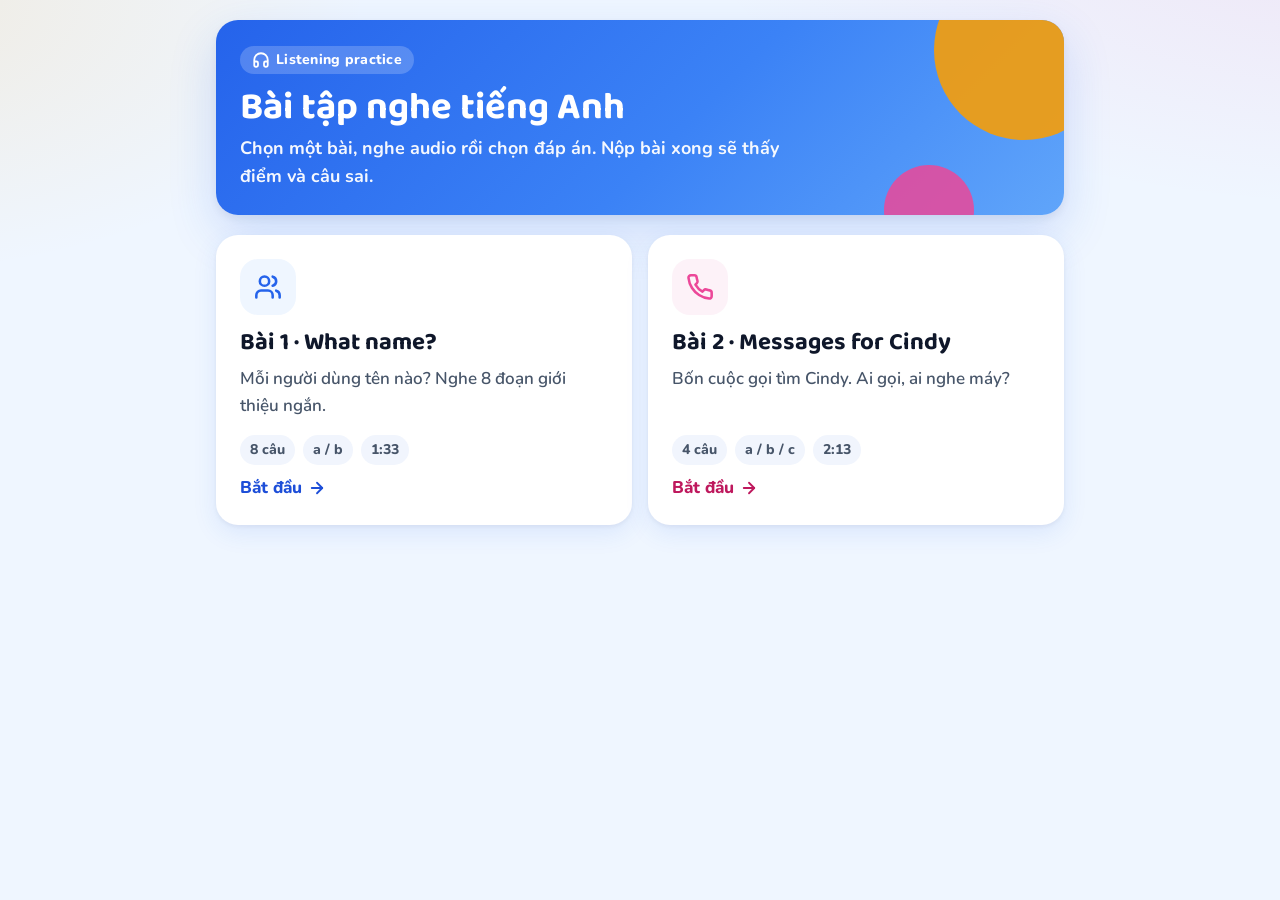
<file: index.html>
<!doctype html>
<html lang="vi">
<head>
  <meta charset="utf-8">
  <meta name="viewport" content="width=device-width, initial-scale=1">
  <title>Listening Quiz</title>
  <link rel="preconnect" href="https://fonts.googleapis.com">
  <link rel="preconnect" href="https://fonts.gstatic.com" crossorigin>
  <link href="https://fonts.googleapis.com/css2?family=Baloo+2:wght@600;700;800&family=Nunito:wght@400;600;700;800;900&display=swap" rel="stylesheet">
  <link rel="stylesheet" href="style.css">
</head>
<body>
  <main class="wrap">
    <header class="hero home-hero">
      <span class="chip">
        <svg class="icon-sm" viewBox="0 0 24 24" fill="none" stroke="currentColor" stroke-width="2.4" stroke-linecap="round" stroke-linejoin="round" aria-hidden="true"><path d="M3 14h3a2 2 0 0 1 2 2v3a2 2 0 0 1-2 2H5a2 2 0 0 1-2-2v-7a9 9 0 0 1 18 0v7a2 2 0 0 1-2 2h-1a2 2 0 0 1-2-2v-3a2 2 0 0 1 2-2h3"/></svg>
        Listening practice
      </span>
      <h1>Bài tập nghe tiếng Anh</h1>
      <p>Chọn một bài, nghe audio rồi chọn đáp án. Nộp bài xong sẽ thấy điểm và câu sai.</p>
    </header>

    <nav class="menu" aria-label="Danh sách bài">
      <a class="lesson" href="quiz1.html" style="--i:0">
        <span class="lesson-icon">
          <svg class="icon" viewBox="0 0 24 24" fill="none" stroke="currentColor" stroke-width="2.2" stroke-linecap="round" stroke-linejoin="round" aria-hidden="true"><path d="M16 21v-2a4 4 0 0 0-4-4H6a4 4 0 0 0-4 4v2"/><circle cx="9" cy="7" r="4"/><path d="M22 21v-2a4 4 0 0 0-3-3.87"/><path d="M16 3.13a4 4 0 0 1 0 7.75"/></svg>
        </span>
        <h2>Bài 1 · What name?</h2>
        <p>Mỗi người dùng tên nào? Nghe 8 đoạn giới thiệu ngắn.</p>
        <div class="meta"><span class="tag">8 câu</span><span class="tag">a / b</span><span class="tag">1:33</span></div>
        <span class="go">Bắt đầu
          <svg class="icon-sm" viewBox="0 0 24 24" fill="none" stroke="currentColor" stroke-width="2.4" stroke-linecap="round" stroke-linejoin="round" aria-hidden="true"><path d="M5 12h14"/><path d="m12 5 7 7-7 7"/></svg>
        </span>
      </a>

      <a class="lesson alt" href="quiz2.html" style="--i:1">
        <span class="lesson-icon">
          <svg class="icon" viewBox="0 0 24 24" fill="none" stroke="currentColor" stroke-width="2.2" stroke-linecap="round" stroke-linejoin="round" aria-hidden="true"><path d="M22 16.92v3a2 2 0 0 1-2.18 2 19.79 19.79 0 0 1-8.63-3.07 19.5 19.5 0 0 1-6-6 19.79 19.79 0 0 1-3.07-8.67A2 2 0 0 1 4.11 2h3a2 2 0 0 1 2 1.72c.13.96.36 1.9.7 2.81a2 2 0 0 1-.45 2.11L8.09 9.91a16 16 0 0 0 6 6l1.27-1.27a2 2 0 0 1 2.11-.45c.91.34 1.85.57 2.81.7A2 2 0 0 1 22 16.92z"/></svg>
        </span>
        <h2>Bài 2 · Messages for Cindy</h2>
        <p>Bốn cuộc gọi tìm Cindy. Ai gọi, ai nghe máy?</p>
        <div class="meta"><span class="tag">4 câu</span><span class="tag">a / b / c</span><span class="tag">2:13</span></div>
        <span class="go">Bắt đầu
          <svg class="icon-sm" viewBox="0 0 24 24" fill="none" stroke="currentColor" stroke-width="2.4" stroke-linecap="round" stroke-linejoin="round" aria-hidden="true"><path d="M5 12h14"/><path d="m12 5 7 7-7 7"/></svg>
        </span>
      </a>
    </nav>
  </main>
</body>
</html>
</file>
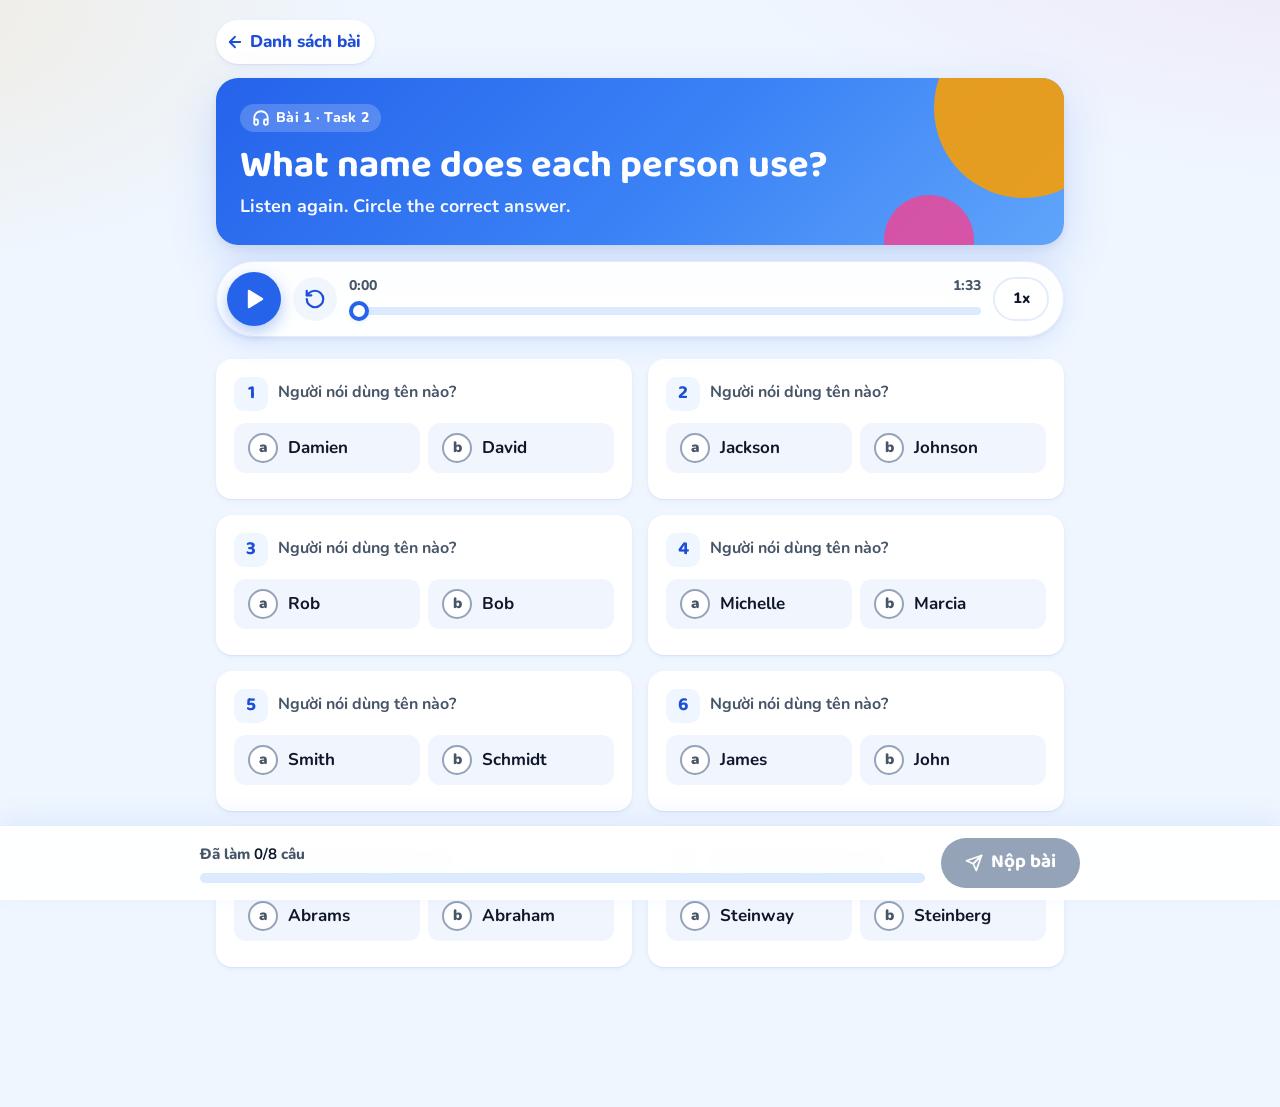
<file: quiz1.html>
<!doctype html>
<html lang="vi">
<head>
  <meta charset="utf-8">
  <meta name="viewport" content="width=device-width, initial-scale=1">
  <title>Bài 1 · What name?</title>
  <link rel="preconnect" href="https://fonts.googleapis.com">
  <link rel="preconnect" href="https://fonts.gstatic.com" crossorigin>
  <link href="https://fonts.googleapis.com/css2?family=Baloo+2:wght@600;700;800&family=Nunito:wght@400;600;700;800;900&display=swap" rel="stylesheet">
  <link rel="stylesheet" href="style.css">
</head>
<body>
  <main class="wrap" id="app"></main>

  <script>
    window.QUIZ = {
      badge: "Bài 1 · Task 2",
      title: "What name does each person use?",
      instruction: "Listen again. Circle the correct answer.",
      audio: "audio/track7.mp3",
      layout: "row",
      questions: [
        { options: ["Damien", "David"], answer: 1 },
        { options: ["Jackson", "Johnson"], answer: 0 },
        { options: ["Rob", "Bob"], answer: 1 },
        { options: ["Michelle", "Marcia"], answer: 0 },
        { options: ["Smith", "Schmidt"], answer: 0 },
        { options: ["James", "John"], answer: 1 },
        { options: ["Abrams", "Abraham"], answer: 0 },
        { options: ["Steinway", "Steinberg"], answer: 1 }
      ]
    };
  </script>
  <script src="quiz.js"></script>
</body>
</html>
</file>
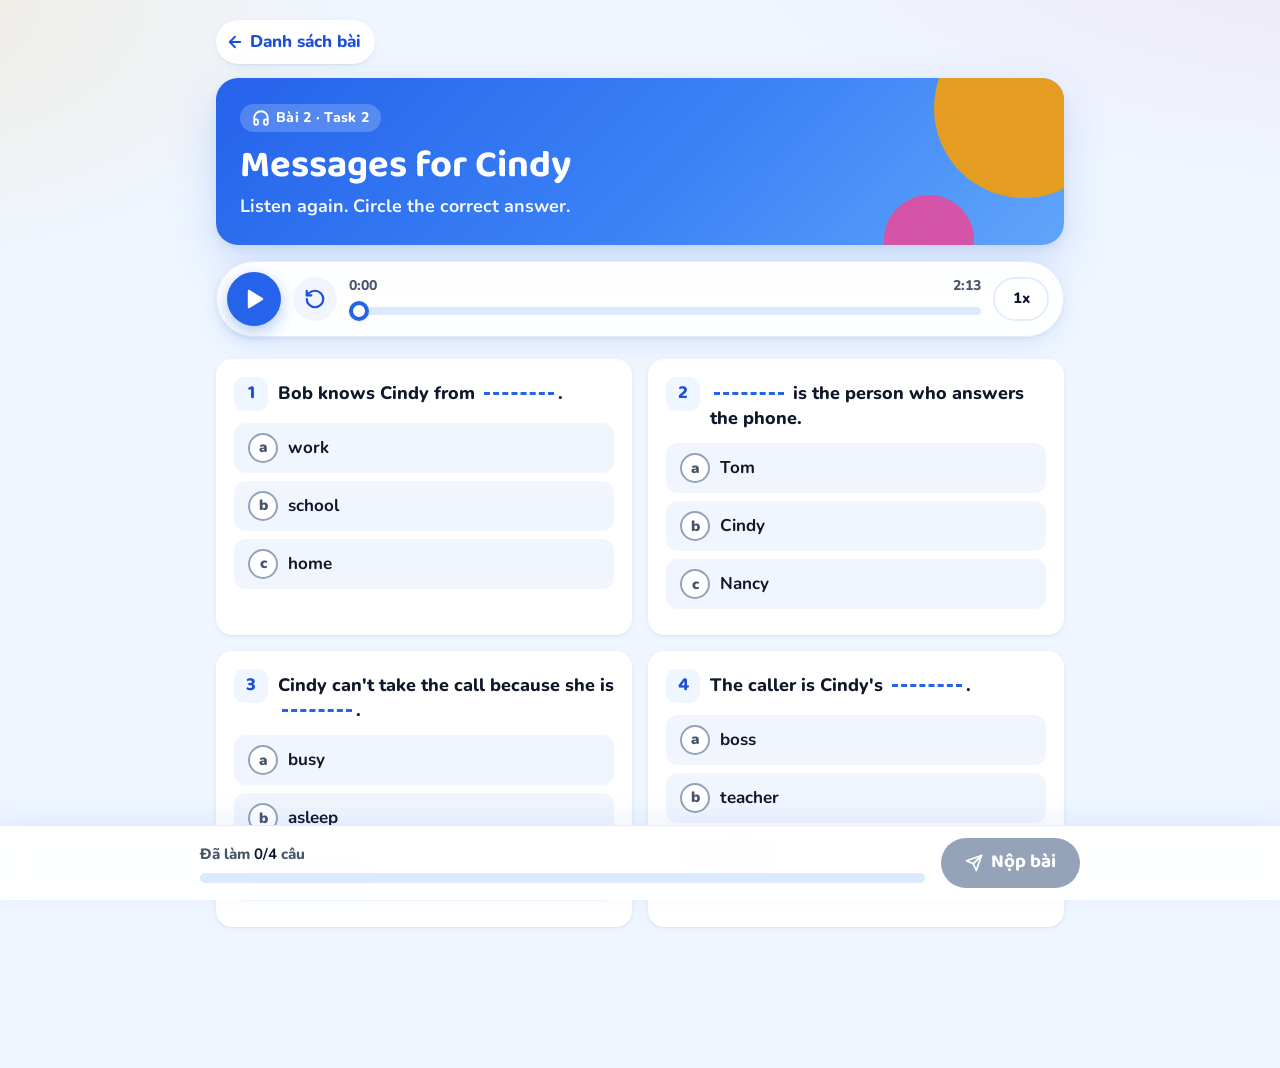
<file: quiz2.html>
<!doctype html>
<html lang="vi">
<head>
  <meta charset="utf-8">
  <meta name="viewport" content="width=device-width, initial-scale=1">
  <title>Bài 2 · Messages for Cindy</title>
  <link rel="preconnect" href="https://fonts.googleapis.com">
  <link rel="preconnect" href="https://fonts.gstatic.com" crossorigin>
  <link href="https://fonts.googleapis.com/css2?family=Baloo+2:wght@600;700;800&family=Nunito:wght@400;600;700;800;900&display=swap" rel="stylesheet">
  <link rel="stylesheet" href="style.css">
</head>
<body>
  <main class="wrap" id="app"></main>

  <script>
    window.QUIZ = {
      badge: "Bài 2 · Task 2",
      title: "Messages for Cindy",
      instruction: "Listen again. Circle the correct answer.",
      audio: "audio/track4.mp3",
      questions: [
        { text: "Bob knows Cindy from ___.", options: ["work", "school", "home"], answer: 1 },
        { text: "___ is the person who answers the phone.", options: ["Tom", "Cindy", "Nancy"], answer: 0 },
        { text: "Cindy can't take the call because she is ___.", options: ["busy", "asleep", "not home"], answer: 2 },
        { text: "The caller is Cindy's ___.", options: ["boss", "teacher", "friend"], answer: 1 }
      ]
    };
  </script>
  <script src="quiz.js"></script>
</body>
</html>
</file>
<file: style.css>
/* Design system: ui-ux-pro-max — "Listening Quiz" (kids/education, playful minimal)
   Learning blue + play yellow + fun pink · Baloo 2 headings · soft multi-layer shadows */
:root {
  --primary: #2563eb;
  --primary-600: #1d4ed8;
  --primary-50: #eff6ff;
  --primary-100: #dbeafe;
  --on-primary: #ffffff;
  --secondary: #f59e0b;
  --secondary-50: #fff7e6;
  --accent: #ec4899;
  --bg: #eff6ff;
  --fg: #0f172a;
  --card: #ffffff;
  --muted: #f1f5fd;
  --muted-fg: #475569;
  --border: #e4ecfc;
  --ok: #15803d;
  --ok-bg: #dcfce7;
  --ok-line: #22c55e;
  --bad: #dc2626;
  --bad-bg: #fee2e2;
  --bad-line: #f87171;
  --warn-bg: #fff7e6;
  --warn-fg: #92400e;

  --radius-lg: 22px;
  --radius: 16px;
  --radius-sm: 12px;
  --shadow-sm: 0 1px 2px rgba(15, 23, 42, .06), 0 2px 6px rgba(37, 99, 235, .06);
  --shadow: 0 2px 4px rgba(15, 23, 42, .05), 0 8px 24px rgba(37, 99, 235, .10);
  --shadow-lg: 0 4px 8px rgba(15, 23, 42, .06), 0 18px 48px rgba(37, 99, 235, .18);
  --spring: cubic-bezier(.34, 1.56, .64, 1);
  --ease: cubic-bezier(.2, .8, .2, 1);

  --font-head: "Baloo 2", "Nunito", system-ui, sans-serif;
  --font-body: "Nunito", system-ui, -apple-system, "Segoe UI", Roboto, sans-serif;
}

* { box-sizing: border-box; }

html { -webkit-text-size-adjust: 100%; }

body {
  margin: 0;
  min-height: 100vh;
  background:
    radial-gradient(1200px 500px at 110% -10%, rgba(236, 72, 153, .10), transparent 60%),
    radial-gradient(900px 500px at -10% 0%, rgba(245, 158, 11, .12), transparent 55%),
    var(--bg);
  color: var(--fg);
  font-family: var(--font-body);
  font-size: 17px;
  line-height: 1.55;
}

.wrap {
  max-width: 880px;
  margin: 0 auto;
  padding: 20px 16px 140px;
}

.icon { width: 22px; height: 22px; flex: none; }
.icon-sm { width: 18px; height: 18px; flex: none; }

:focus-visible {
  outline: 3px solid var(--primary);
  outline-offset: 3px;
  border-radius: 10px;
}

.sr-only {
  position: absolute; width: 1px; height: 1px; padding: 0; margin: -1px;
  overflow: hidden; clip: rect(0 0 0 0); white-space: nowrap; border: 0;
}

/* ---------- Hero ---------- */
.back {
  display: inline-flex;
  align-items: center;
  gap: 6px;
  min-height: 44px;
  padding: 0 14px 0 10px;
  margin-bottom: 14px;
  border-radius: 999px;
  background: var(--card);
  color: var(--primary-600);
  font-weight: 800;
  text-decoration: none;
  box-shadow: var(--shadow-sm);
  transition: transform .2s var(--ease), box-shadow .2s var(--ease);
}
.back:hover { transform: translateX(-2px); box-shadow: var(--shadow); }

.hero {
  position: relative;
  overflow: hidden;
  background: linear-gradient(135deg, #2563eb 0%, #3b82f6 55%, #60a5fa 100%);
  color: var(--on-primary);
  border-radius: var(--radius-lg);
  padding: 26px 24px 24px;
  box-shadow: var(--shadow-lg);
}
.hero::before,
.hero::after {
  content: "";
  position: absolute;
  border-radius: 50%;
  pointer-events: none;
}
.hero::before { width: 180px; height: 180px; right: -50px; top: -60px; background: rgba(245, 158, 11, .9); }
.hero::after { width: 90px; height: 90px; right: 90px; bottom: -40px; background: rgba(236, 72, 153, .85); }
.hero > * { position: relative; z-index: 1; }
@media (max-width: 560px) {
  .hero::before { width: 120px; height: 120px; right: -50px; top: -50px; opacity: .55; }
  .hero::after { width: 64px; height: 64px; right: 40px; bottom: -30px; opacity: .55; }
}

.chip {
  display: inline-flex;
  align-items: center;
  gap: 6px;
  padding: 3px 12px;
  border-radius: 999px;
  background: rgba(255, 255, 255, .2);
  font-weight: 800;
  font-size: 14px;
  letter-spacing: .02em;
}

.hero h1 {
  font-family: var(--font-head);
  font-size: clamp(28px, 5vw, 38px);
  line-height: 1.1;
  margin: 10px 0 6px;
}
.hero p {
  margin: 0;
  max-width: 560px;
  font-size: 18px;
  font-weight: 700;
  opacity: .95;
}

/* ---------- Audio player ---------- */
.player {
  position: sticky;
  top: 10px;
  z-index: 20;
  display: flex;
  align-items: center;
  gap: 12px;
  margin: 16px 0 22px;
  padding: 10px 14px 10px 10px;
  background: rgba(255, 255, 255, .92);
  -webkit-backdrop-filter: blur(10px);
  backdrop-filter: blur(10px);
  border: 1px solid var(--border);
  border-radius: 999px;
  box-shadow: var(--shadow);
}

.pbtn {
  display: grid;
  place-items: center;
  width: 44px;
  height: 44px;
  flex: none;
  border: none;
  border-radius: 50%;
  background: var(--muted);
  color: var(--primary-600);
  cursor: pointer;
  transition: transform .2s var(--spring), background .2s var(--ease);
}
.pbtn:hover { background: var(--primary-100); }
.pbtn:active { transform: scale(.92); }

.pbtn.play {
  width: 54px;
  height: 54px;
  background: var(--primary);
  color: var(--on-primary);
  box-shadow: 0 6px 16px rgba(37, 99, 235, .35);
}
.pbtn.play:hover { background: var(--primary-600); }
.pbtn.play .icon { width: 24px; height: 24px; }

.track {
  flex: 1;
  min-width: 0;
  display: flex;
  flex-direction: column;
  gap: 2px;
}
.track-top {
  display: flex;
  justify-content: space-between;
  font-size: 14px;
  font-weight: 800;
  color: var(--muted-fg);
  font-variant-numeric: tabular-nums;
}

.seek {
  --pct: 0%;
  -webkit-appearance: none;
  appearance: none;
  width: 100%;
  height: 24px;
  margin: 0;
  background: transparent;
  cursor: pointer;
}
.seek::-webkit-slider-runnable-track {
  height: 8px;
  border-radius: 999px;
  background: linear-gradient(90deg, var(--primary) var(--pct), var(--primary-100) var(--pct));
}
.seek::-moz-range-track {
  height: 8px;
  border-radius: 999px;
  background: linear-gradient(90deg, var(--primary) var(--pct), var(--primary-100) var(--pct));
}
.seek::-webkit-slider-thumb {
  -webkit-appearance: none;
  width: 20px;
  height: 20px;
  margin-top: -6px;
  border-radius: 50%;
  background: var(--card);
  border: 4px solid var(--primary);
  box-shadow: var(--shadow-sm);
}
.seek::-moz-range-thumb {
  width: 14px;
  height: 14px;
  border-radius: 50%;
  background: var(--card);
  border: 4px solid var(--primary);
}

.speed {
  min-width: 56px;
  height: 44px;
  padding: 0 10px;
  border: 2px solid var(--border);
  border-radius: 999px;
  background: var(--card);
  color: var(--fg);
  font: inherit;
  font-weight: 800;
  font-size: 15px;
  cursor: pointer;
  transition: border-color .2s var(--ease);
}
.speed:hover { border-color: var(--primary); }

@media (max-width: 520px) {
  .player { gap: 8px; padding: 8px 10px 8px 8px; }
  .pbtn.back5 { display: none; }
}

/* ---------- Result ---------- */
.result, .q { scroll-margin-top: 96px; scroll-margin-bottom: 110px; }

.result {
  display: none;
  grid-template-columns: auto 1fr;
  gap: 22px;
  align-items: center;
  margin-bottom: 22px;
  padding: 22px 24px;
  background: var(--card);
  border-radius: var(--radius-lg);
  box-shadow: var(--shadow-lg);
  border: 2px solid var(--primary-100);
}
.result.show {
  display: grid;
  animation: pop .5s var(--spring) both;
}
@media (max-width: 560px) {
  .result { grid-template-columns: 1fr; text-align: center; justify-items: center; }
}

.ring { position: relative; width: 132px; height: 132px; }
.ring svg { width: 100%; height: 100%; transform: rotate(-90deg); }
.ring .bg { stroke: var(--primary-100); }
.ring .fg {
  stroke: var(--primary);
  stroke-linecap: round;
  transition: stroke-dashoffset 1s var(--ease) .15s;
}
.ring.great .fg { stroke: var(--ok-line); }
.ring.low .fg { stroke: var(--secondary); }
.ring-label {
  position: absolute;
  inset: 0;
  display: grid;
  place-content: center;
  text-align: center;
  font-family: var(--font-head);
  line-height: 1;
}
.ring-label b { font-size: 40px; }
.ring-label span { font-size: 15px; color: var(--muted-fg); font-weight: 700; margin-top: 4px; }

.result h2 {
  font-family: var(--font-head);
  font-size: 28px;
  line-height: 1.15;
  margin: 0 0 4px;
}
.result .sub { margin: 0; color: var(--muted-fg); font-weight: 700; }

.stats {
  display: flex;
  flex-wrap: wrap;
  gap: 8px;
  margin: 12px 0 14px;
}
@media (max-width: 560px) { .stats { justify-content: center; } }
.stat {
  display: inline-flex;
  align-items: center;
  gap: 6px;
  padding: 5px 12px;
  border-radius: 999px;
  font-weight: 800;
  font-size: 15px;
}
.stat.ok { background: var(--ok-bg); color: var(--ok); }
.stat.bad { background: var(--bad-bg); color: var(--bad); }
.stat.ten { background: var(--secondary-50); color: var(--warn-fg); }

.result-actions { display: flex; flex-wrap: wrap; gap: 10px; }
@media (max-width: 560px) { .result-actions { justify-content: center; } }

/* ---------- Questions ---------- */
.questions {
  display: grid;
  grid-template-columns: repeat(2, minmax(0, 1fr));
  gap: 16px;
}
@media (max-width: 680px) { .questions { grid-template-columns: 1fr; } }

.q {
  position: relative;
  padding: 16px 16px 14px;
  background: var(--card);
  border: 2px solid transparent;
  border-radius: var(--radius);
  box-shadow: var(--shadow-sm);
  transition: border-color .25s var(--ease), box-shadow .25s var(--ease), transform .25s var(--ease);
  animation: rise .45s var(--spring) both;
  animation-delay: calc(var(--i, 0) * 50ms);
}
.q.answered { box-shadow: var(--shadow); }
.q.flag { border-color: var(--secondary); animation: shake .4s var(--ease); }
.q.right { border-color: var(--ok-line); }
.q.wrong { border-color: var(--bad-line); }
.q.hide { display: none; }

.q-head {
  display: flex;
  align-items: flex-start;
  gap: 10px;
  margin-bottom: 12px;
}
.q-num {
  display: grid;
  place-items: center;
  width: 34px;
  height: 34px;
  flex: none;
  border-radius: 10px;
  background: var(--primary-50);
  color: var(--primary-600);
  font-family: var(--font-head);
  font-weight: 700;
  font-size: 19px;
}
.q.answered .q-num { background: var(--primary); color: var(--on-primary); }
.q.right .q-num { background: var(--ok-line); color: #fff; }
.q.wrong .q-num { background: var(--bad); color: #fff; }

.q-text {
  margin: 4px 0 0;
  font-weight: 800;
  font-size: 18px;
  line-height: 1.4;
}
.q-text.dim { color: var(--muted-fg); font-weight: 700; font-size: 16px; }

.blank {
  display: inline-block;
  width: 70px;
  border-bottom: 3px dashed var(--primary);
  margin: 0 4px;
  transform: translateY(-4px);
}

.opts { display: flex; flex-direction: column; gap: 8px; }
.opts.row { flex-direction: row; }
.opts.row .opt { flex: 1; }

.opt {
  display: flex;
  align-items: center;
  gap: 10px;
  min-height: 50px;
  width: 100%;
  padding: 8px 12px;
  text-align: left;
  background: var(--muted);
  border: 2px solid transparent;
  border-radius: var(--radius-sm);
  color: var(--fg);
  font: inherit;
  font-weight: 700;
  cursor: pointer;
  transition: background .2s var(--ease), border-color .2s var(--ease), transform .2s var(--spring);
}
.opt:hover:not(:disabled) { border-color: var(--primary-100); background: var(--primary-50); }
.opt:active:not(:disabled) { transform: scale(.97); }

.letter {
  display: grid;
  place-items: center;
  width: 30px;
  height: 30px;
  flex: none;
  border-radius: 50%;
  border: 2px solid #94a3b8;
  background: var(--card);
  color: var(--muted-fg);
  font-weight: 900;
  font-size: 15px;
  transition: all .2s var(--spring);
}
.opt-label { flex: 1; }
.opt .mark { display: none; }

.opt.selected {
  background: var(--primary-50);
  border-color: var(--primary);
  color: var(--primary-600);
}
.opt.selected .letter {
  background: var(--primary);
  border-color: var(--primary);
  color: var(--on-primary);
  transform: scale(1.1);
}

.opt:disabled { cursor: default; }
.opt.is-correct { background: var(--ok-bg); border-color: var(--ok-line); color: var(--ok); }
.opt.is-correct .letter { background: var(--ok-line); border-color: var(--ok-line); color: #fff; }
.opt.is-wrong { background: var(--bad-bg); border-color: var(--bad-line); color: var(--bad); }
.opt.is-wrong .opt-label { text-decoration: line-through; }
.opt.is-wrong .letter { background: var(--bad); border-color: var(--bad); color: #fff; }
.opt.is-correct .mark,
.opt.is-wrong .mark { display: block; }

.verdict {
  display: flex;
  align-items: center;
  gap: 6px;
  margin: 10px 0 0;
  font-weight: 800;
  font-size: 15px;
}
.verdict.right { color: var(--ok); }
.verdict.wrong { color: var(--bad); }

/* ---------- Bottom bar ---------- */
.bar {
  position: fixed;
  left: 0;
  right: 0;
  bottom: 0;
  z-index: 30;
  padding: 12px 16px calc(12px + env(safe-area-inset-bottom));
  background: rgba(255, 255, 255, .94);
  -webkit-backdrop-filter: blur(10px);
  backdrop-filter: blur(10px);
  border-top: 1px solid var(--border);
  box-shadow: 0 -8px 24px rgba(37, 99, 235, .08);
}
.bar-inner {
  max-width: 880px;
  margin: 0 auto;
  display: flex;
  align-items: center;
  gap: 16px;
}
.prog { flex: 1; min-width: 0; }
.prog-text { font-weight: 800; font-size: 15px; color: var(--muted-fg); margin-bottom: 6px; }
.prog-text b { color: var(--fg); }
.prog-track { height: 10px; border-radius: 999px; background: var(--primary-100); overflow: hidden; }
.prog-fill {
  height: 100%;
  width: 0;
  border-radius: 999px;
  background: linear-gradient(90deg, var(--primary), var(--accent));
  transition: width .4s var(--spring);
}

.notice {
  display: none;
  max-width: 880px;
  margin: 0 auto 10px;
  padding: 10px 14px;
  border-radius: var(--radius-sm);
  background: var(--warn-bg);
  color: var(--warn-fg);
  font-weight: 700;
  font-size: 15px;
}
.notice.show { display: block; animation: rise .3s var(--ease) both; }

/* ---------- Buttons ---------- */
.btn {
  display: inline-flex;
  align-items: center;
  justify-content: center;
  gap: 8px;
  min-height: 50px;
  padding: 0 24px;
  border: none;
  border-radius: 999px;
  background: var(--primary);
  color: var(--on-primary);
  font: inherit;
  font-family: var(--font-head);
  font-weight: 700;
  font-size: 19px;
  cursor: pointer;
  box-shadow: 0 6px 16px rgba(37, 99, 235, .3);
  transition: transform .2s var(--spring), background .2s var(--ease), box-shadow .2s var(--ease);
}
.btn:hover { background: var(--primary-600); transform: translateY(-1px); }
.btn:active { transform: scale(.96); }
.btn.pink { background: var(--accent); box-shadow: 0 6px 16px rgba(236, 72, 153, .3); color: #fff; }
.btn.pink:hover { background: #db2777; }
.btn.ghost {
  background: var(--card);
  color: var(--fg);
  border: 2px solid var(--border);
  box-shadow: none;
}
.btn.ghost:hover { border-color: var(--primary); background: var(--card); }
.btn.ghost[aria-pressed="true"] { background: var(--bad-bg); border-color: var(--bad-line); color: var(--bad); }
.btn[hidden] { display: none; }
.btn.locked {
  background: #94a3b8;
  box-shadow: none;
  cursor: not-allowed;
}
.btn.locked:hover { background: #94a3b8; transform: none; }

/* ---------- Home ---------- */
.home-hero { text-align: left; }
.menu {
  display: grid;
  grid-template-columns: repeat(2, minmax(0, 1fr));
  gap: 16px;
  margin-top: 20px;
}
@media (max-width: 640px) { .menu { grid-template-columns: 1fr; } }

.lesson {
  display: flex;
  flex-direction: column;
  gap: 10px;
  padding: 22px;
  background: var(--card);
  border-radius: var(--radius-lg);
  box-shadow: var(--shadow);
  color: var(--fg);
  text-decoration: none;
  border: 2px solid transparent;
  transition: transform .25s var(--spring), box-shadow .25s var(--ease), border-color .25s var(--ease);
  animation: rise .5s var(--spring) both;
  animation-delay: calc(var(--i, 0) * 80ms);
}
.lesson:hover { transform: translateY(-4px); box-shadow: var(--shadow-lg); border-color: var(--primary-100); }

.lesson-icon {
  display: grid;
  place-items: center;
  width: 56px;
  height: 56px;
  border-radius: 18px;
  background: var(--primary-50);
  color: var(--primary);
}
.lesson.alt .lesson-icon { background: #fdf2f8; color: var(--accent); }
.lesson-icon .icon { width: 28px; height: 28px; }

.lesson h2 {
  font-family: var(--font-head);
  font-size: 24px;
  line-height: 1.15;
  margin: 4px 0 0;
}
.lesson p { margin: 0; color: var(--muted-fg); font-weight: 600; }
.lesson .meta { display: flex; flex-wrap: wrap; gap: 8px; margin-top: auto; padding-top: 6px; }
.tag {
  padding: 4px 10px;
  border-radius: 999px;
  background: var(--muted);
  color: var(--muted-fg);
  font-weight: 800;
  font-size: 14px;
}
.lesson .go {
  display: inline-flex;
  align-items: center;
  gap: 6px;
  color: var(--primary-600);
  font-weight: 800;
}
.lesson.alt .go { color: #be185d; }

/* ---------- Motion ---------- */
@keyframes rise {
  from { opacity: 0; transform: translateY(14px) scale(.98); }
  to { opacity: 1; transform: none; }
}
@keyframes pop {
  from { opacity: 0; transform: scale(.94); }
  to { opacity: 1; transform: none; }
}
@keyframes shake {
  0%, 100% { transform: translateX(0); }
  25% { transform: translateX(-5px); }
  75% { transform: translateX(5px); }
}

@media (prefers-reduced-motion: reduce) {
  *, *::before, *::after {
    animation-duration: .01ms !important;
    animation-delay: 0ms !important;
    transition-duration: .01ms !important;
  }
}
</file>
